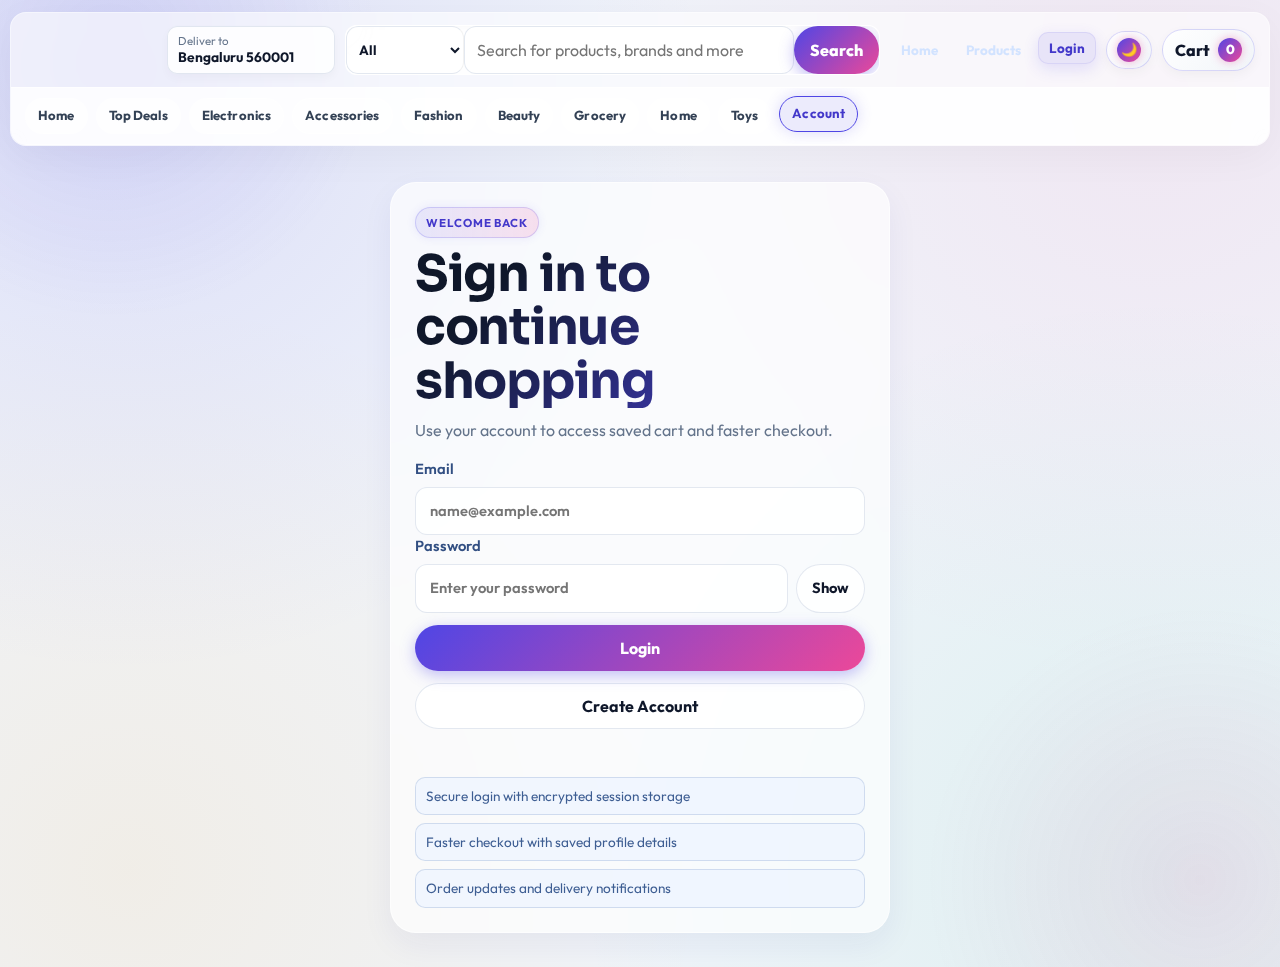
<file: frontend/login.html>
<!DOCTYPE html>
<html lang="en">

<head>
    <meta charset="UTF-8">
    <meta name="viewport" content="width=device-width, initial-scale=1.0">
    <title>NovaCart | Login</title>
    <!-- Theme blocker: runs synchronously before any render to prevent white flash -->
    <script>
        (function () {
            if (localStorage.getItem('theme') === 'dark') {
                document.documentElement.style.backgroundColor = '#06090f';
                var link = document.createElement('link');
                link.id = 'dark-theme-style';
                link.rel = 'stylesheet';
                link.href = 'dark-theme.css';
                document.head.appendChild(link);
            }
        })();
    </script>
    <link rel="stylesheet" href="style.css">
    <link rel="stylesheet" href="modern-upgrade.css">
    <script src="app.js" defer></script>
</head>

<body class="page-login">
    <header class="site-header">
        <div class="header-top">
            <a href="index.html" class="brand">NovaCart</a>
            <a href="products.html#catalog" class="location-pill">
                <span class="location-label">Deliver to</span>
                <strong>Bengaluru 560001</strong>
            </a>
            <form class="global-search" data-global-search>
                <select class="search-scope" name="scope" aria-label="Search category">
                    <option value="all">All</option>
                    <option value="electronics">Electronics</option>
                    <option value="accessories">Accessories</option>
                    <option value="home">Home</option>
                    <option value="fashion">Fashion</option>
                    <option value="beauty">Beauty</option>
                    <option value="grocery">Grocery</option>
                    <option value="toys">Toys</option>
                    <option value="sports">Sports</option>
                    <option value="books">Books</option>
                    <option value="automotive">Automotive</option>
                </select>
                <input type="search" name="q" placeholder="Search for products, brands and more"
                    aria-label="Search products">
                <button type="submit" class="search-btn">Search</button>
            </form>
            <nav class="nav-links">
                <a href="index.html">Home</a>
                <a href="products.html">Products</a>
                <a class="active-link" href="login.html">Login</a>
            </nav>
            <div class="header-actions" style="display: flex; gap: 10px; align-items: center;">
                <button id="themeToggleBtn" class="cart-pill" aria-label="Toggle Theme"
                    style="cursor: pointer; padding: 6px 10px;" title="Toggle Dark/Light Mode">
                    <span id="themeIcon">☀️</span>
                </button>
                <a href="products.html#cart-panel" class="cart-pill">Cart <span data-cart-count>0</span></a>
            </div>
        </div>
        <nav class="category-bar">
            <a href="index.html">Home</a>
            <a href="products.html">Top Deals</a>
            <a href="products.html?category=electronics">Electronics</a>
            <a href="products.html?category=accessories">Accessories</a>
            <a href="products.html?category=fashion">Fashion</a>
            <a href="products.html?category=beauty">Beauty</a>
            <a href="products.html?category=grocery">Grocery</a>
            <a href="products.html?category=home">Home</a>
            <a href="products.html?category=toys">Toys</a>
            <a class="active-link" href="login.html">Account</a>
        </nav>
    </header>

    <main class="main-layout auth-layout">
        <section class="auth-card">
            <p class="eyebrow">WELCOME BACK</p>
            <h1>Sign in to continue shopping</h1>
            <p class="auth-subtitle">Use your account to access saved cart and faster checkout.</p>

            <form id="login-form" novalidate>
                <label class="field">
                    Email
                    <input id="email-input" type="email" placeholder="name@example.com" required>
                </label>

                <label class="field">
                    Password
                    <div class="password-group">
                        <input id="password-input" type="password" placeholder="Enter your password" required
                            minlength="8">
                        <button id="toggle-password" type="button" class="btn-secondary">Show</button>
                    </div>
                </label>

                <button class="btn-primary full-width" type="submit">Login</button>
                <button class="btn-secondary full-width" type="button">Create Account</button>
                <p id="login-message" class="form-message" aria-live="polite"></p>
            </form>

            <div class="auth-points">
                <p>Secure login with encrypted session storage</p>
                <p>Faster checkout with saved profile details</p>
                <p>Order updates and delivery notifications</p>
            </div>
        </section>
    </main>
</body>

</html>
</file>
<file: frontend/style.css>
:root {
    --bg-base: #f8f9ff;
    --bg-warm: #fff8f1;
    --surface: rgba(255, 255, 255, 0.8);
    --surface-solid: #ffffff;
    --surface-soft: #f4f8ff;
    --text-strong: #10213f;
    --text: #233964;
    --muted: #5f6f96;
    --primary: #1f7cff;
    --primary-strong: #0053cd;
    --primary-soft: #eaf2ff;
    --accent: #ff8f3f;
    --accent-soft: #fff1e5;
    --mint: #1cb999;
    --border: rgba(79, 108, 162, 0.24);
    --danger: #c73b3b;
    --success: #15895f;
    --radius-xl: 26px;
    --radius-lg: 20px;
    --radius-md: 14px;
    --shadow-soft: 0 18px 42px rgba(16, 33, 63, 0.12);
    --shadow-card: 0 12px 26px rgba(20, 43, 86, 0.08);
    --focus-ring: 0 0 0 3px rgba(31, 124, 255, 0.22);
}

* {
    box-sizing: border-box;
}

html,
body {
    margin: 0;
    min-height: 100%;
}

body {
    position: relative;
    overflow-x: hidden;
    font-family: "Outfit", sans-serif;
    color: var(--text);
    line-height: 1.5;
    background: linear-gradient(160deg, var(--bg-base) 0%, var(--bg-warm) 52%, #eefbf7 100%);
}

body::before,
body::after {
    content: "";
    position: fixed;
    z-index: -2;
    pointer-events: none;
    border-radius: 50%;
}

body::before {
    width: 560px;
    height: 560px;
    top: -230px;
    left: -170px;
    background: radial-gradient(circle, rgba(31, 124, 255, 0.3) 0%, transparent 68%);
}

body::after {
    width: 540px;
    height: 540px;
    right: -190px;
    bottom: -250px;
    background: radial-gradient(circle, rgba(255, 143, 63, 0.25) 0%, transparent 72%);
}

.site-header {
    position: sticky;
    top: 12px;
    z-index: 40;
    width: min(1220px, calc(100% - 22px));
    margin: 14px auto 0;
    display: grid;
    grid-template-columns: auto 1fr auto;
    align-items: center;
    gap: 16px;
    padding: 13px 16px;
    border-radius: 18px;
    background: rgba(255, 255, 255, 0.78);
    border: 1px solid rgba(96, 126, 186, 0.18);
    backdrop-filter: blur(14px);
    box-shadow: 0 10px 24px rgba(15, 32, 64, 0.08);
}

.brand {
    font-family: "Sora", sans-serif;
    font-size: 1.36rem;
    font-weight: 700;
    letter-spacing: 0.02em;
    color: var(--text-strong);
    text-decoration: none;
    white-space: nowrap;
}

.nav-links {
    display: flex;
    justify-content: center;
    flex-wrap: wrap;
    gap: 8px;
}

.nav-links a {
    color: var(--muted);
    text-decoration: none;
    font-weight: 600;
    padding: 8px 14px;
    border-radius: 999px;
    transition: background-color 0.24s ease, color 0.24s ease, transform 0.24s ease;
}

.nav-links a:hover {
    color: var(--text-strong);
    background: var(--primary-soft);
    transform: translateY(-1px);
}

.active-link {
    background: var(--primary-soft);
    color: var(--primary-strong) !important;
}

.cart-pill {
    display: inline-flex;
    align-items: center;
    gap: 8px;
    text-decoration: none;
    color: var(--primary-strong);
    background: var(--primary-soft);
    border: 1px solid rgba(96, 138, 213, 0.3);
    border-radius: 999px;
    padding: 8px 12px;
    font-weight: 700;
    white-space: nowrap;
}

.cart-pill span {
    display: inline-flex;
    align-items: center;
    justify-content: center;
    min-width: 24px;
    height: 24px;
    border-radius: 999px;
    background: linear-gradient(135deg, var(--primary), var(--primary-strong));
    color: #ffffff;
    font-size: 0.82rem;
}

.main-layout {
    max-width: 1220px;
    margin: 0 auto;
    padding: clamp(24px, 4vw, 48px) 16px 34px;
}

.promo-strip {
    display: grid;
    grid-template-columns: repeat(4, minmax(0, 1fr));
    gap: 10px;
    margin-bottom: 16px;
}

.promo-strip p {
    margin: 0;
    padding: 10px 12px;
    border-radius: 12px;
    border: 1px solid rgba(88, 126, 195, 0.24);
    background: linear-gradient(135deg, rgba(239, 246, 255, 0.84), rgba(248, 255, 252, 0.84));
    color: #355892;
    font-size: 0.86rem;
    font-weight: 600;
    text-align: center;
}

.hero {
    display: grid;
    grid-template-columns: 1.35fr 0.95fr;
    gap: 18px;
    align-items: stretch;
}

.hero-copy,
.hero-panel,
.section-block,
.auth-card,
.cart-panel,
.product-card,
.feature-card {
    background: var(--surface);
    border: 1px solid rgba(95, 124, 182, 0.22);
    border-radius: var(--radius-xl);
    backdrop-filter: blur(10px);
}

.hero-copy,
.hero-panel,
.section-block {
    padding: clamp(20px, 2.8vw, 30px);
    box-shadow: var(--shadow-soft);
}

.hero-copy {
    position: relative;
    overflow: hidden;
}

.hero-copy::after {
    content: "";
    position: absolute;
    width: 220px;
    height: 220px;
    right: -80px;
    top: -70px;
    border-radius: 50%;
    background: radial-gradient(circle, rgba(31, 124, 255, 0.2) 0%, transparent 72%);
    pointer-events: none;
}

h1,
h2,
h3 {
    margin: 0;
    color: var(--text-strong);
}

h1 {
    font-family: "Sora", sans-serif;
    font-size: clamp(1.9rem, 4vw, 3.15rem);
    line-height: 1.06;
    letter-spacing: -0.025em;
}

h2 {
    font-family: "Sora", sans-serif;
    font-size: clamp(1.35rem, 2.1vw, 1.85rem);
    letter-spacing: -0.015em;
}

h3 {
    font-size: 1.06rem;
}

.hero-copy p {
    margin: 14px 0 0;
    color: var(--muted);
    max-width: 58ch;
}

.eyebrow {
    margin: 0 0 10px;
    display: inline-flex;
    align-items: center;
    border-radius: 999px;
    background: linear-gradient(130deg, var(--primary-soft), #dff8f2);
    color: var(--primary-strong);
    letter-spacing: 0.08em;
    text-transform: uppercase;
    font-weight: 700;
    font-size: 0.72rem;
    padding: 6px 10px;
}

.hero-actions {
    margin-top: 28px;
    display: flex;
    flex-wrap: wrap;
    gap: 10px;
}

.hero-panel {
    background: linear-gradient(160deg, rgba(255, 255, 255, 0.84), rgba(244, 249, 255, 0.9));
}

.metric-grid {
    margin-top: 18px;
    display: grid;
    gap: 10px;
}

.metric-card {
    padding: 14px;
    border-radius: var(--radius-md);
    background: linear-gradient(140deg, #f1f7ff, #fff8f2);
    border: 1px solid rgba(108, 138, 191, 0.26);
}

.metric-card h3 {
    font-family: "Sora", sans-serif;
    font-size: 1.42rem;
}

.metric-card p {
    margin: 4px 0 0;
    color: var(--muted);
    font-size: 0.9rem;
}

.section-block {
    margin-top: 20px;
}

.section-head {
    display: flex;
    align-items: center;
    justify-content: space-between;
    flex-wrap: wrap;
    gap: 12px;
    margin-bottom: 14px;
}

.inline-link {
    color: var(--primary-strong);
    font-weight: 700;
    text-decoration: none;
}

.inline-link:hover {
    text-decoration: underline;
}

.feature-grid {
    display: grid;
    grid-template-columns: repeat(3, minmax(0, 1fr));
    gap: 14px;
}

.feature-card {
    position: relative;
    overflow: hidden;
    padding: 18px;
    border-radius: var(--radius-lg);
    box-shadow: var(--shadow-card);
}

.feature-card::before {
    content: "";
    position: absolute;
    inset: 0;
    pointer-events: none;
    background: linear-gradient(145deg, rgba(31, 124, 255, 0.1), transparent 45%, rgba(28, 185, 153, 0.12));
}

.feature-card p {
    margin: 8px 0 0;
    color: var(--muted);
}

.idea-grid,
.testimonial-grid {
    display: grid;
    grid-template-columns: repeat(3, minmax(0, 1fr));
    gap: 14px;
}

.idea-card,
.testimonial-card {
    border: 1px solid rgba(95, 124, 182, 0.22);
    border-radius: var(--radius-lg);
    background: linear-gradient(150deg, rgba(255, 255, 255, 0.88), rgba(240, 247, 255, 0.86));
    padding: 16px;
}

.idea-card h3,
.testimonial-card strong {
    font-family: "Sora", sans-serif;
    color: var(--text-strong);
}

.idea-card p,
.testimonial-card p {
    margin: 8px 0 0;
    color: var(--muted);
}

.testimonial-card strong {
    display: block;
    margin-top: 10px;
    font-size: 0.88rem;
    color: #2f4f87;
}

.catalog-layout h1 {
    font-size: clamp(1.7rem, 3.2vw, 2.3rem);
}

.deal-banner {
    margin-bottom: 14px;
    border-radius: 18px;
    border: 1px solid rgba(112, 142, 195, 0.32);
    background: linear-gradient(130deg, rgba(231, 242, 255, 0.92), rgba(255, 243, 231, 0.92));
    padding: 14px 18px;
    box-shadow: var(--shadow-card);
}

.deal-title {
    margin: 0;
    font-family: "Sora", sans-serif;
    color: #1d4ea6;
}

.deal-banner p {
    margin: 6px 0 0;
    color: #37578f;
}

.catalog-tools {
    padding: 22px;
}

.controls-grid {
    display: grid;
    grid-template-columns: repeat(auto-fit, minmax(170px, 1fr));
    gap: 12px;
}

.field {
    display: flex;
    flex-direction: column;
    gap: 7px;
    font-weight: 600;
    color: #324f82;
    font-size: 0.92rem;
}

.checkbox-field {
    justify-content: center;
}

.checkbox-wrap {
    display: inline-flex;
    align-items: center;
    gap: 8px;
    min-height: 44px;
    border: 1px solid var(--border);
    border-radius: 12px;
    background: rgba(255, 255, 255, 0.88);
    padding: 0 12px;
    color: #3f5a89;
    font-weight: 600;
}

.checkbox-wrap input[type="checkbox"] {
    width: 16px;
    height: 16px;
    accent-color: var(--primary);
}

input,
select {
    width: 100%;
    padding: 12px 14px;
    border: 1px solid var(--border);
    border-radius: 12px;
    font: inherit;
    color: var(--text-strong);
    background: rgba(255, 255, 255, 0.88);
    transition: border-color 0.2s ease, box-shadow 0.2s ease, background-color 0.2s ease;
}

input:focus,
select:focus {
    outline: none;
    border-color: rgba(61, 125, 231, 0.62);
    box-shadow: var(--focus-ring);
    background: #ffffff;
}

.results-row {
    margin-top: 14px;
    display: flex;
    justify-content: space-between;
    align-items: center;
    flex-wrap: wrap;
    gap: 12px;
}

.results-row p {
    margin: 0;
    color: var(--muted);
    font-weight: 700;
}

.catalog-content {
    margin-top: 16px;
    display: grid;
    grid-template-columns: minmax(0, 1fr) 320px;
    gap: 16px;
    align-items: start;
}

.product-grid {
    display: grid;
    grid-template-columns: repeat(auto-fill, minmax(220px, 1fr));
    gap: 14px;
}

.compact-grid {
    grid-template-columns: repeat(auto-fill, minmax(230px, 1fr));
}

.product-card {
    position: relative;
    overflow: hidden;
    padding: 16px;
    display: flex;
    flex-direction: column;
    gap: 11px;
    box-shadow: var(--shadow-card);
    transition: transform 0.24s ease, box-shadow 0.24s ease, border-color 0.24s ease;
}

.product-card:hover {
    transform: translateY(-6px);
    box-shadow: 0 20px 34px rgba(16, 40, 84, 0.15);
    border-color: rgba(54, 110, 216, 0.34);
}

.product-card h3 {
    font-family: "Sora", sans-serif;
    font-size: 1.05rem;
    line-height: 1.25;
}

.product-visual {
    min-height: 160px;
    border-radius: 14px;
    padding: 8px;
    position: relative;
    overflow: hidden;
    border: 1px solid rgba(91, 124, 187, 0.22);
    background: linear-gradient(135deg, #edf5ff, #f7fcff);
}

.product-visual.electronics {
    background: linear-gradient(140deg, #e7efff, #edf8ff);
}

.product-visual.accessories {
    background: linear-gradient(140deg, #fff2e6, #fff8ee);
}

.product-visual.home {
    background: linear-gradient(140deg, #e9f9f5, #f3fff8);
}

.product-visual.fashion {
    background: linear-gradient(140deg, #fff1f8, #fff9fc);
}

.product-visual.beauty {
    background: linear-gradient(140deg, #ffeef2, #fff9fb);
}

.product-visual.grocery {
    background: linear-gradient(140deg, #edf8e9, #f8fff4);
}

.product-visual.toys {
    background: linear-gradient(140deg, #fff7de, #fffef5);
}

.product-visual.sports {
    background: linear-gradient(140deg, #eaf4ff, #f4f9ff);
}

.product-visual.books {
    background: linear-gradient(140deg, #f0ecff, #f8f6ff);
}

.product-visual.automotive {
    background: linear-gradient(140deg, #edf0f7, #f8f9ff);
}

.product-photo {
    width: 100%;
    height: 142px;
    border-radius: 10px;
    object-fit: cover;
    display: block;
    border: 1px solid rgba(90, 121, 182, 0.22);
}

.visual-initial {
    display: flex;
    align-items: center;
    justify-content: center;
    width: 100%;
    height: 142px;
    border-radius: 11px;
    font-family: "Sora", sans-serif;
    font-size: 2rem;
    font-weight: 700;
    background: rgba(255, 255, 255, 0.8);
    color: var(--text-strong);
    border: 1px solid rgba(97, 127, 185, 0.3);
}

.product-head {
    display: flex;
    align-items: flex-start;
    justify-content: space-between;
    gap: 8px;
}

.tag {
    position: absolute;
    top: 12px;
    left: 12px;
    z-index: 2;
    display: inline-flex;
    border-radius: 999px;
    background: rgba(12, 37, 83, 0.86);
    color: #ffffff;
    padding: 4px 10px;
    font-size: 0.74rem;
    font-weight: 700;
}

.rating-pill {
    display: inline-flex;
    align-items: center;
    gap: 4px;
    border-radius: 999px;
    background: #f0f6ff;
    border: 1px solid rgba(92, 131, 205, 0.28);
    color: #2e5faa;
    font-size: 0.78rem;
    font-weight: 700;
    padding: 3px 8px;
    white-space: nowrap;
}

.product-meta {
    margin-top: auto;
    display: flex;
    align-items: center;
    justify-content: space-between;
    gap: 10px;
}

.price {
    font-family: "Sora", sans-serif;
    font-size: 1.18rem;
    font-weight: 700;
    color: #173d7a;
}

.rating {
    margin: 0;
    color: var(--muted);
    font-size: 0.84rem;
}

.product-extra {
    display: flex;
    flex-wrap: wrap;
    align-items: center;
    justify-content: space-between;
    gap: 8px;
}

.stock-status {
    display: inline-flex;
    align-items: center;
    border-radius: 999px;
    padding: 3px 9px;
    font-size: 0.76rem;
    font-weight: 700;
}

.stock-status.in {
    color: #0d845a;
    background: rgba(20, 180, 122, 0.14);
}

.stock-status.low {
    color: #b95f14;
    background: rgba(255, 149, 48, 0.2);
}

.stock-status.out {
    color: #af2f3f;
    background: rgba(231, 102, 121, 0.2);
}

.delivery-note {
    font-size: 0.78rem;
    color: #4f6799;
    font-weight: 600;
}

.bulky-badge {
    display: inline-flex;
    align-items: center;
    border-radius: 999px;
    padding: 3px 9px;
    font-size: 0.72rem;
    font-weight: 700;
    color: #5f4a16;
    background: rgba(245, 201, 80, 0.28);
}

.price-stack {
    display: flex;
    flex-direction: column;
    gap: 2px;
}

.mrp {
    font-size: 0.84rem;
    color: #8795b3;
    text-decoration: line-through;
}

.deal-offer {
    display: inline-flex;
    width: fit-content;
    border-radius: 999px;
    background: rgba(255, 143, 63, 0.16);
    color: #b75a1e;
    font-size: 0.7rem;
    font-weight: 700;
    padding: 2px 8px;
}

.cart-panel {
    position: sticky;
    top: 112px;
    padding: 18px;
    box-shadow: var(--shadow-soft);
}

.cart-items {
    list-style: none;
    margin: 14px 0;
    padding: 0;
    display: grid;
    gap: 10px;
}

.cart-item {
    border-radius: 12px;
    border: 1px solid var(--border);
    background: var(--surface-soft);
    padding: 10px;
    display: flex;
    align-items: center;
    justify-content: space-between;
    gap: 8px;
}

.cart-item strong {
    display: block;
    font-size: 0.92rem;
    color: var(--text-strong);
}

.cart-item small {
    color: var(--muted);
}

.cart-total {
    margin: 8px 0 14px;
    display: flex;
    justify-content: space-between;
    align-items: center;
    font-size: 1.02rem;
}

.cart-note {
    margin: 0;
    font-size: 0.82rem;
    color: #4e6798;
    background: #edf3ff;
    border: 1px solid rgba(103, 133, 186, 0.28);
    border-radius: 10px;
    padding: 8px 10px;
}

.promo-box {
    margin-top: 12px;
}

.promo-field {
    gap: 6px;
}

.promo-group {
    display: grid;
    grid-template-columns: 1fr auto;
    gap: 8px;
}

.promo-message {
    margin: 7px 0 0;
    min-height: 20px;
    font-size: 0.78rem;
    font-weight: 700;
}

.promo-message.success {
    color: var(--success);
}

.promo-message.error {
    color: var(--danger);
}

.promo-message.info {
    color: #345991;
}

.bill-breakdown {
    margin: 12px 0 14px;
    border: 1px solid rgba(103, 132, 185, 0.2);
    border-radius: 12px;
    background: rgba(238, 245, 255, 0.62);
    padding: 10px;
    display: grid;
    gap: 8px;
}

.bill-row {
    display: flex;
    justify-content: space-between;
    align-items: center;
    font-size: 0.88rem;
    color: #3e5a8b;
}

.bill-row strong {
    color: var(--text-strong);
}

.bill-row.total {
    margin-top: 3px;
    padding-top: 8px;
    border-top: 1px dashed rgba(96, 127, 181, 0.34);
    font-size: 0.98rem;
    font-weight: 700;
}

.auth-layout {
    display: flex;
    justify-content: center;
    align-items: center;
    min-height: calc(100vh - 122px);
}

.auth-card {
    width: min(100%, 500px);
    padding: 24px;
    box-shadow: var(--shadow-soft);
}

.auth-subtitle {
    margin-top: 10px;
    color: var(--muted);
}

.auth-points {
    margin-top: 14px;
    display: grid;
    gap: 8px;
}

.auth-points p {
    margin: 0;
    font-size: 0.85rem;
    color: #3e5e93;
    background: rgba(237, 244, 255, 0.7);
    border: 1px solid rgba(102, 134, 190, 0.24);
    border-radius: 10px;
    padding: 8px 10px;
}

.password-group {
    display: grid;
    grid-template-columns: 1fr auto;
    gap: 8px;
}

.form-message {
    min-height: 24px;
    margin: 10px 0 0;
    font-weight: 700;
}

.form-message.success {
    color: var(--success);
}

.form-message.error {
    color: var(--danger);
}

button,
.btn-primary,
.btn-secondary {
    border: none;
    border-radius: 11px;
    font: inherit;
    font-weight: 700;
    cursor: pointer;
    text-decoration: none;
    display: inline-flex;
    align-items: center;
    justify-content: center;
    transition: transform 0.2s ease, opacity 0.2s ease, background-color 0.2s ease, box-shadow 0.2s ease;
}

.btn-primary {
    background: linear-gradient(140deg, var(--primary), var(--primary-strong));
    color: #ffffff;
    padding: 11px 16px;
    box-shadow: 0 10px 20px rgba(24, 95, 219, 0.28);
}

.btn-primary:hover {
    transform: translateY(-1px);
    box-shadow: 0 14px 24px rgba(24, 95, 219, 0.32);
}

.btn-primary:disabled {
    cursor: not-allowed;
    opacity: 0.72;
    transform: none;
    box-shadow: none;
}

.btn-secondary {
    background: #eef3ff;
    color: #3c5282;
    border: 1px solid rgba(103, 132, 185, 0.28);
    padding: 10px 15px;
}

.btn-secondary:hover {
    transform: translateY(-1px);
    background: #e8f0ff;
}

.full-width {
    width: 100%;
    margin-top: 12px;
}

.site-footer {
    text-align: center;
    color: var(--muted);
    font-size: 0.88rem;
    padding: 10px 20px 24px;
}

#toast-container {
    position: fixed;
    right: 16px;
    bottom: 16px;
    z-index: 90;
    display: grid;
    gap: 8px;
}

.toast {
    min-width: 240px;
    max-width: 320px;
    border-radius: 12px;
    padding: 10px 12px;
    font-size: 0.86rem;
    font-weight: 600;
    border: 1px solid rgba(80, 113, 174, 0.24);
    background: rgba(255, 255, 255, 0.94);
    color: #1f3f74;
    box-shadow: 0 14px 26px rgba(22, 46, 88, 0.16);
    opacity: 0;
    transform: translateY(6px);
    transition: opacity 0.25s ease, transform 0.25s ease;
}

.toast.show {
    opacity: 1;
    transform: translateY(0);
}

.toast.success {
    border-color: rgba(30, 154, 106, 0.34);
    color: #0f744f;
}

.toast.error {
    border-color: rgba(202, 67, 95, 0.34);
    color: #a2293d;
}

.fade-in {
    animation: fadeUp 0.52s ease both;
}

.hero-copy,
.hero-panel,
.section-block,
.auth-card {
    animation: riseIn 0.56s ease both;
}

@keyframes fadeUp {
    from {
        opacity: 0;
        transform: translateY(12px);
    }
    to {
        opacity: 1;
        transform: translateY(0);
    }
}

@keyframes riseIn {
    from {
        opacity: 0;
        transform: translateY(14px) scale(0.99);
    }
    to {
        opacity: 1;
        transform: translateY(0) scale(1);
    }
}

@media (max-width: 1080px) {
    .promo-strip,
    .hero {
        grid-template-columns: 1fr;
    }

    .idea-grid,
    .testimonial-grid,
    .feature-grid {
        grid-template-columns: 1fr;
    }

    .controls-grid {
        grid-template-columns: 1fr;
    }

    .catalog-content {
        grid-template-columns: 1fr;
    }

    .cart-panel {
        position: static;
    }
}

@media (max-width: 760px) {
    .site-header {
        top: 8px;
        grid-template-columns: 1fr;
        justify-items: center;
        text-align: center;
        gap: 10px;
    }

    .main-layout {
        padding-top: 20px;
    }

    .product-meta {
        flex-direction: column;
        align-items: stretch;
    }

    .promo-group {
        grid-template-columns: 1fr;
    }

    .product-meta .btn-primary {
        width: 100%;
    }
}

@media (max-width: 640px) {
    .nav-links {
        justify-content: center;
    }

    .results-row {
        flex-direction: column;
        align-items: flex-start;
    }

    .auth-card {
        padding: 20px;
    }

    .password-group {
        grid-template-columns: 1fr;
    }
}

/* Marketplace-style header and navigation */
.site-header {
    width: min(1280px, calc(100% - 20px));
    margin: 10px auto 0;
    padding: 0;
    display: block;
    border-radius: 16px;
    background: linear-gradient(130deg, rgba(13, 44, 96, 0.96), rgba(21, 61, 122, 0.94));
    border: 1px solid rgba(88, 128, 196, 0.48);
    box-shadow: 0 16px 34px rgba(7, 25, 52, 0.38);
    backdrop-filter: blur(10px);
    overflow: hidden;
}

.header-top {
    display: grid;
    grid-template-columns: auto auto minmax(320px, 1fr) auto auto;
    align-items: center;
    gap: 10px;
    padding: 12px 14px;
}

.brand {
    font-size: 1.34rem;
    color: #ffffff;
    letter-spacing: 0.03em;
    padding: 8px 12px;
    border-radius: 10px;
    border: 1px solid rgba(140, 173, 226, 0.3);
    background: rgba(255, 255, 255, 0.08);
}

.location-pill {
    display: inline-flex;
    flex-direction: column;
    gap: 2px;
    text-decoration: none;
    border-radius: 10px;
    border: 1px solid rgba(134, 170, 226, 0.28);
    background: rgba(255, 255, 255, 0.1);
    padding: 8px 10px;
    min-width: 168px;
}

.location-label {
    color: #c5dafd;
    font-size: 0.72rem;
    line-height: 1;
}

.location-pill strong {
    color: #ffffff;
    font-size: 0.86rem;
    line-height: 1.2;
}

.global-search {
    display: grid;
    grid-template-columns: auto 1fr auto;
    gap: 0;
    width: 100%;
    border: 2px solid rgba(255, 255, 255, 0.2);
    border-radius: 12px;
    overflow: hidden;
    background: #ffffff;
}

.search-scope {
    width: 118px;
    border: none;
    border-right: 1px solid #d9e4ff;
    border-radius: 0;
    background: #f2f6ff;
    font-size: 0.84rem;
    font-weight: 700;
    color: #294a85;
    padding: 10px 8px;
}

.global-search input {
    border: none;
    border-radius: 0;
    padding: 11px 12px;
    background: #ffffff;
}

.global-search input:focus,
.search-scope:focus {
    box-shadow: none;
    border-color: transparent;
    outline: none;
}

.search-btn {
    border: none;
    border-radius: 0;
    background: #ffcb4f;
    color: #412d00;
    font-weight: 800;
    padding: 0 16px;
    cursor: pointer;
    transition: background-color 0.2s ease, transform 0.2s ease;
}

.search-btn:hover {
    background: #ffbe1e;
}

.nav-links {
    justify-content: flex-end;
    gap: 6px;
}

.nav-links a {
    color: #d2e3ff;
    font-size: 0.84rem;
    padding: 8px 10px;
    border-radius: 10px;
    border: 1px solid transparent;
    line-height: 1.1;
}

.nav-links a:hover {
    color: #ffffff;
    background: rgba(255, 255, 255, 0.11);
    border-color: rgba(142, 177, 230, 0.34);
}

.nav-links .active-link {
    color: #ffffff !important;
    background: rgba(255, 255, 255, 0.18);
    border-color: rgba(154, 186, 235, 0.5);
}

.cart-pill {
    background: #ffd35b;
    color: #3f2b00;
    border: 1px solid rgba(255, 255, 255, 0.22);
    font-weight: 800;
}

.cart-pill span {
    background: #12294f;
    color: #ffffff;
}

.category-bar {
    display: flex;
    align-items: center;
    gap: 8px;
    padding: 10px 14px;
    border-top: 1px solid rgba(130, 166, 225, 0.35);
    background: linear-gradient(120deg, #1c4b98, #114381);
    overflow-x: auto;
}

.category-bar a {
    display: inline-flex;
    align-items: center;
    text-decoration: none;
    color: #d9e8ff;
    font-size: 0.82rem;
    font-weight: 700;
    letter-spacing: 0.01em;
    border-radius: 999px;
    border: 1px solid rgba(141, 176, 230, 0.36);
    background: rgba(255, 255, 255, 0.07);
    padding: 7px 12px;
    white-space: nowrap;
    transition: background-color 0.2s ease, color 0.2s ease, border-color 0.2s ease;
}

.category-bar a:hover {
    color: #ffffff;
    background: rgba(255, 255, 255, 0.17);
    border-color: rgba(170, 198, 239, 0.58);
}

.category-bar .active-link {
    color: #0f2f65 !important;
    background: #ffcf57;
    border-color: #ffcf57;
}

.main-layout {
    padding-top: clamp(22px, 3vw, 38px);
}

.deal-banner {
    border-color: rgba(55, 100, 178, 0.32);
    background: linear-gradient(100deg, rgba(255, 245, 221, 0.94), rgba(232, 244, 255, 0.92));
}

.product-card {
    border-radius: 18px;
}

.product-meta .btn-primary {
    min-width: 112px;
}

@media (max-width: 1180px) {
    .header-top {
        grid-template-columns: auto 1fr auto;
    }

    .location-pill {
        display: none;
    }

    .global-search {
        grid-column: 1 / -1;
        order: 4;
    }

    .nav-links {
        justify-content: flex-start;
    }
}

@media (max-width: 760px) {
    .site-header {
        width: 100%;
        top: 0;
        margin: 0;
        border-radius: 0;
        border-left: none;
        border-right: none;
    }

    .header-top {
        grid-template-columns: 1fr auto;
        padding: 10px;
        gap: 8px;
    }

    .brand {
        padding: 0;
        border: none;
        background: transparent;
        font-size: 1.2rem;
    }

    .global-search {
        grid-column: 1 / -1;
        order: 3;
    }

    .search-scope {
        width: 88px;
        font-size: 0.78rem;
    }

    .nav-links {
        grid-column: 1 / -1;
        width: 100%;
        order: 4;
        justify-content: space-between;
    }

    .nav-links a {
        flex: 1;
        justify-content: center;
        text-align: center;
    }

    .cart-pill {
        padding: 8px 10px;
    }

    .category-bar {
        padding: 8px 10px;
        gap: 6px;
    }

    .category-bar a {
        font-size: 0.78rem;
        padding: 6px 10px;
    }
}
</file>
<file: frontend/modern-upgrade.css>
/* ========================================================= */
/* 🌟 PREMIUM MODERN UI UPGRADE (LIGHT & DARK MODE TWEAKS) 🌟 */
/* ========================================================= */
@import url('https://fonts.googleapis.com/css2?family=Outfit:wght@300;400;500;600;700;800&family=Sora:wght@400;600;700;800&display=swap');

body:not(.dark-mode-active) {
    --bg-base: #f0f4fa;
    --bg-warm: #e8ecf5;
    --surface: rgba(255, 255, 255, 0.65);
    --surface-soft: rgba(255, 255, 255, 0.85);
    --border: rgba(144, 164, 195, 0.25);
    --primary: #4f46e5;
    --primary-strong: #4338ca;
    --primary-soft: rgba(79, 70, 229, 0.1);
    --accent: #ec4899;
    --text-strong: #0f172a;
    --text: #334155;
    --muted: #64748b;
}

body {
    background: var(--bg-base);
    background-image:
        radial-gradient(circle at 10% 10%, rgba(79, 70, 229, 0.12) 0%, transparent 40%),
        radial-gradient(circle at 90% 10%, rgba(236, 72, 153, 0.08) 0%, transparent 40%),
        radial-gradient(circle at 90% 90%, rgba(16, 185, 129, 0.08) 0%, transparent 40%),
        radial-gradient(circle at 10% 90%, rgba(245, 158, 11, 0.08) 0%, transparent 40%) !important;
    transition: background 0.5s ease;
}

body::before {
    background: radial-gradient(circle, rgba(79, 70, 229, 0.1) 0%, transparent 68%) !important;
}

body::after {
    background: radial-gradient(circle, rgba(236, 72, 153, 0.1) 0%, transparent 72%) !important;
}

.site-header {
    background: rgba(255, 255, 255, 0.6) !important;
    backdrop-filter: blur(24px) !important;
    -webkit-backdrop-filter: blur(24px) !important;
    border: 1px solid rgba(255, 255, 255, 0.4) !important;
    box-shadow: 0 10px 40px rgba(0, 0, 0, 0.04) !important;
    transition: transform 0.4s ease, box-shadow 0.4s ease;
}

.site-header:hover {
    box-shadow: 0 15px 50px rgba(0, 0, 0, 0.07) !important;
}

.nav-links a {
    position: relative;
    overflow: hidden;
    transition: color 0.3s ease, background 0.3s ease, transform 0.3s cubic-bezier(0.34, 1.56, 0.64, 1) !important;
    font-weight: 700 !important;
}

.nav-links a:hover,
.nav-links .active-link {
    background: var(--primary-soft) !important;
    color: var(--primary-strong) !important;
    transform: translateY(-2px) !important;
    box-shadow: 0 5px 15px rgba(79, 70, 229, 0.15) !important;
    border-color: rgba(79, 70, 229, 0.1) !important;
}

.btn-primary,
.search-btn,
button[type="submit"] {
    background: linear-gradient(135deg, var(--primary), var(--accent)) !important;
    color: #fff !important;
    border: none !important;
    box-shadow: 0 4px 15px rgba(79, 70, 229, 0.35) !important;
    transition: transform 0.3s cubic-bezier(0.34, 1.56, 0.64, 1), box-shadow 0.3s ease !important;
    position: relative;
    overflow: hidden;
    z-index: 1;
    border-radius: 999px !important;
}

.btn-primary::before,
.search-btn::before,
button[type="submit"]::before {
    content: '';
    position: absolute;
    top: 0;
    left: 0;
    right: 0;
    bottom: 0;
    background: linear-gradient(135deg, var(--accent), var(--primary)) !important;
    opacity: 0;
    z-index: -1;
    transition: opacity 0.4s ease;
}

.btn-primary:hover::before,
.search-btn:hover::before,
button[type="submit"]:hover::before {
    opacity: 1;
}

.btn-primary:hover,
.search-btn:hover,
button[type="submit"]:hover {
    transform: translateY(-3px) scale(1.03) !important;
    box-shadow: 0 12px 30px rgba(236, 72, 153, 0.4), 0 0 25px rgba(79, 70, 229, 0.35) !important;
}

.btn-secondary {
    background: rgba(255, 255, 255, 0.6) !important;
    color: var(--text-strong) !important;
    border: 1px solid var(--border) !important;
    backdrop-filter: blur(10px) !important;
    transition: all 0.3s cubic-bezier(0.34, 1.56, 0.64, 1) !important;
    border-radius: 999px !important;
}

.btn-secondary:hover {
    background: rgba(255, 255, 255, 0.95) !important;
    transform: translateY(-2px) scale(1.02) !important;
    box-shadow: 0 5px 20px rgba(0, 0, 0, 0.08) !important;
    border-color: var(--primary) !important;
}

.hero-copy,
.hero-panel,
.section-block,
.auth-card,
.cart-panel,
.product-card,
.feature-card,
.idea-card,
.testimonial-card,
.metric-card {
    background: rgba(255, 255, 255, 0.65) !important;
    backdrop-filter: blur(28px) !important;
    -webkit-backdrop-filter: blur(28px) !important;
    border: 1px solid rgba(255, 255, 255, 0.6) !important;
    box-shadow: 0 12px 32px rgba(31, 38, 135, 0.06) !important;
    transition: all 0.4s cubic-bezier(0.175, 0.885, 0.32, 1.275) !important;
    border-radius: var(--radius-xl) !important;
}

.product-card:hover {
    transform: translateY(-10px) scale(1.02) !important;
    box-shadow: 0 30px 60px rgba(0, 0, 0, 0.1), 0 0 30px rgba(79, 70, 229, 0.15) !important;
    border-color: rgba(79, 70, 229, 0.3) !important;
}

.product-card::after {
    content: "";
    position: absolute;
    inset: 0;
    border-radius: var(--radius-xl);
    padding: 2px;
    background: linear-gradient(135deg, rgba(79, 70, 229, 0.5), rgba(236, 72, 153, 0.5));
    -webkit-mask: linear-gradient(#fff 0 0) content-box, linear-gradient(#fff 0 0);
    -webkit-mask-composite: xor;
    mask-composite: exclude;
    opacity: 0;
    transition: opacity 0.4s ease;
    pointer-events: none;
}

.product-card:hover::after {
    opacity: 1;
}

.product-photo {
    transition: transform 0.6s cubic-bezier(0.34, 1.56, 0.64, 1), filter 0.4s ease !important;
    border: none !important;
    border-radius: 12px !important;
}

.product-card:hover .product-photo {
    transform: scale(1.1) rotate(1deg) !important;
    filter: brightness(1.05) contrast(1.15) !important;
}

.category-bar {
    background: rgba(255, 255, 255, 0.55) !important;
    backdrop-filter: blur(18px) !important;
    border-top: 1px solid rgba(255, 255, 255, 0.5) !important;
    border-bottom: 1px solid rgba(255, 255, 255, 0.5) !important;
}

.category-bar a {
    background: rgba(255, 255, 255, 0.5) !important;
    color: var(--text) !important;
    border: 1px solid rgba(255, 255, 255, 0.4) !important;
}

.category-bar a:hover,
.category-bar .active-link {
    background: var(--primary-soft) !important;
    color: var(--primary-strong) !important;
    border-color: var(--primary) !important;
    box-shadow: 0 0 15px rgba(79, 70, 229, 0.2) !important;
    transform: translateY(-2px) !important;
}

h1,
h2,
h3,
.brand,
.deal-title {
    background: linear-gradient(135deg, var(--text-strong) 20%, var(--primary) 100%) !important;
    -webkit-background-clip: text !important;
    -webkit-text-fill-color: transparent !important;
    font-family: "Sora", sans-serif !important;
    color: transparent !important;
}

.brand {
    font-size: 1.6rem !important;
    border: none !important;
    background: transparent !important;
    padding: 0 !important;
}

.tag {
    background: linear-gradient(135deg, var(--primary), var(--accent)) !important;
    color: #fff !important;
    box-shadow: 0 4px 12px rgba(236, 72, 153, 0.3) !important;
    border: none !important;
    padding: 6px 14px !important;
}

.global-search {
    background: rgba(255, 255, 255, 0.7) !important;
    backdrop-filter: blur(15px) !important;
    border: 1px solid rgba(255, 255, 255, 0.5) !important;
    box-shadow: inset 0 2px 4px rgba(0, 0, 0, 0.02) !important;
}

input,
select {
    background: rgba(255, 255, 255, 0.55) !important;
    backdrop-filter: blur(15px) !important;
    border: 1px solid var(--border) !important;
    transition: all 0.3s ease !important;
    border-radius: 12px !important;
}

input:focus,
select:focus {
    background: #fff !important;
    border-color: var(--primary) !important;
    box-shadow: 0 0 0 4px rgba(79, 70, 229, 0.2) !important;
}

@keyframes floatElement {
    0% {
        transform: translateY(0px) rotate(0deg);
    }

    50% {
        transform: translateY(-12px) rotate(1.5deg);
    }

    100% {
        transform: translateY(0px) rotate(0deg);
    }
}

.hero-panel {
    animation: floatElement 7s ease-in-out infinite;
}

.hero-copy {
    animation: floatElement 8s ease-in-out infinite reverse;
}

@keyframes sweep {
    0% {
        background-position: 0% 50%;
    }

    50% {
        background-position: 100% 50%;
    }

    100% {
        background-position: 0% 50%;
    }
}

.eyebrow {
    background: linear-gradient(270deg, var(--primary-soft), rgba(236, 72, 153, 0.15), var(--primary-soft)) !important;
    background-size: 200% 200% !important;
    animation: sweep 4s ease infinite !important;
    color: var(--primary-strong) !important;
    border: 1px solid rgba(79, 70, 229, 0.2) !important;
    box-shadow: 0 0 10px rgba(79, 70, 229, 0.1) !important;
}

.location-pill {
    background: rgba(255, 255, 255, 0.6) !important;
    backdrop-filter: blur(10px) !important;
    border: 1px solid var(--border) !important;
    box-shadow: 0 4px 10px rgba(0, 0, 0, 0.03) !important;
}

.location-pill strong {
    color: var(--text-strong) !important;
}

.location-pill .location-label {
    color: var(--muted) !important;
}

.feature-card::before {
    background: linear-gradient(145deg, rgba(236, 72, 153, 0.1), transparent 45%, rgba(79, 70, 229, 0.1)) !important;
    opacity: 0.5;
    transition: opacity 0.4s ease !important;
}

.feature-card:hover::before {
    opacity: 1 !important;
}

.cart-pill {
    background: linear-gradient(135deg, #ffffff, #f1f5f9) !important;
    border-color: rgba(79, 70, 229, 0.2) !important;
    color: var(--text-strong) !important;
    backdrop-filter: blur(10px) !important;
    transition: all 0.3s cubic-bezier(0.34, 1.56, 0.64, 1) !important;
    box-shadow: 0 4px 12px rgba(0, 0, 0, 0.04) !important;
}

.cart-pill:hover {
    box-shadow: 0 8px 20px rgba(79, 70, 229, 0.15) !important;
    transform: translateY(-2px) !important;
    border-color: var(--primary) !important;
}

.cart-pill span {
    background: linear-gradient(135deg, var(--primary), var(--accent)) !important;
    color: #fff !important;
    box-shadow: 0 0 10px rgba(236, 72, 153, 0.4) !important;
    animation: pulseGlow 2s infinite !important;
}

@keyframes pulseGlow {
    0% {
        box-shadow: 0 0 0 0 rgba(79, 70, 229, 0.4);
    }

    70% {
        box-shadow: 0 0 0 6px rgba(79, 70, 229, 0);
    }

    100% {
        box-shadow: 0 0 0 0 rgba(79, 70, 229, 0);
    }
}

.metric-card {
    transition: transform 0.3s cubic-bezier(0.34, 1.56, 0.64, 1), border-color 0.3s ease !important;
}

.metric-card:hover {
    transform: translateY(-6px) scale(1.02) !important;
    border-color: var(--primary) !important;
    box-shadow: 0 10px 20px rgba(79, 70, 229, 0.1) !important;
}

.deal-banner {
    background: linear-gradient(130deg, rgba(236, 72, 153, 0.1), rgba(79, 70, 229, 0.1)) !important;
    backdrop-filter: blur(15px) !important;
    border: 1px solid rgba(255, 255, 255, 0.6) !important;
    transition: transform 0.3s cubic-bezier(0.34, 1.56, 0.64, 1) !important;
    border-radius: var(--radius-xl) !important;
}

.deal-banner:hover {
    transform: scale(1.02) translateY(-2px) !important;
    box-shadow: 0 15px 30px rgba(0, 0, 0, 0.05) !important;
}

.search-scope {
    background: rgba(255, 255, 255, 0.6) !important;
    border-right: 1px solid rgba(0, 0, 0, 0.05) !important;
    color: var(--text-strong) !important;
}

/* Animations added to elements in viewport */
@keyframes slideUpFade {
    0% {
        opacity: 0;
        transform: translateY(40px) scale(0.9);
    }

    100% {
        opacity: 1;
        transform: translateY(0) scale(1);
    }
}

.product-card {
    animation: slideUpFade 0.7s cubic-bezier(0.16, 1, 0.3, 1) both !important;
}

.product-card:nth-child(1) {
    animation-delay: 0.05s !important;
}

.product-card:nth-child(2) {
    animation-delay: 0.1s !important;
}

.product-card:nth-child(3) {
    animation-delay: 0.15s !important;
}

.product-card:nth-child(4) {
    animation-delay: 0.2s !important;
}

.product-card:nth-child(5) {
    animation-delay: 0.25s !important;
}

.product-card:nth-child(6) {
    animation-delay: 0.3s !important;
}

/* Custom Scrollbar */
::-webkit-scrollbar {
    width: 12px;
}

::-webkit-scrollbar-track {
    background: #f0f4fa;
}

::-webkit-scrollbar-thumb {
    background: var(--primary-soft);
    border-radius: 12px;
    border: 3px solid #f0f4fa;
}

::-webkit-scrollbar-thumb:hover {
    background: var(--primary);
}

/* Feature Icons and Additional Enhancements */
.feature-icon {
    font-size: 2.2rem;
    margin-bottom: 12px;
    display: inline-block;
    padding: 10px;
    background: rgba(255, 255, 255, 0.4);
    border-radius: 50%;
    box-shadow: 0 4px 15px rgba(0, 0, 0, 0.05);
    border: 1px solid rgba(255, 255, 255, 0.6);
    transition: transform 0.4s cubic-bezier(0.34, 1.56, 0.64, 1);
}

.feature-card:hover .feature-icon {
    transform: scale(1.15) rotate(-5deg);
}

.feature-card h3 {
    margin-bottom: 5px;
}

/* Javascript Animation Classes (On Scroll view) */
.animate-on-scroll {
    opacity: 0;
    transform: translateY(30px) scale(0.95);
    transition: opacity 0.7s ease-out, transform 0.7s cubic-bezier(0.16, 1, 0.3, 1);
}

.animate-on-scroll.is-visible {
    opacity: 1;
    transform: translateY(0) scale(1);
}
</file>
